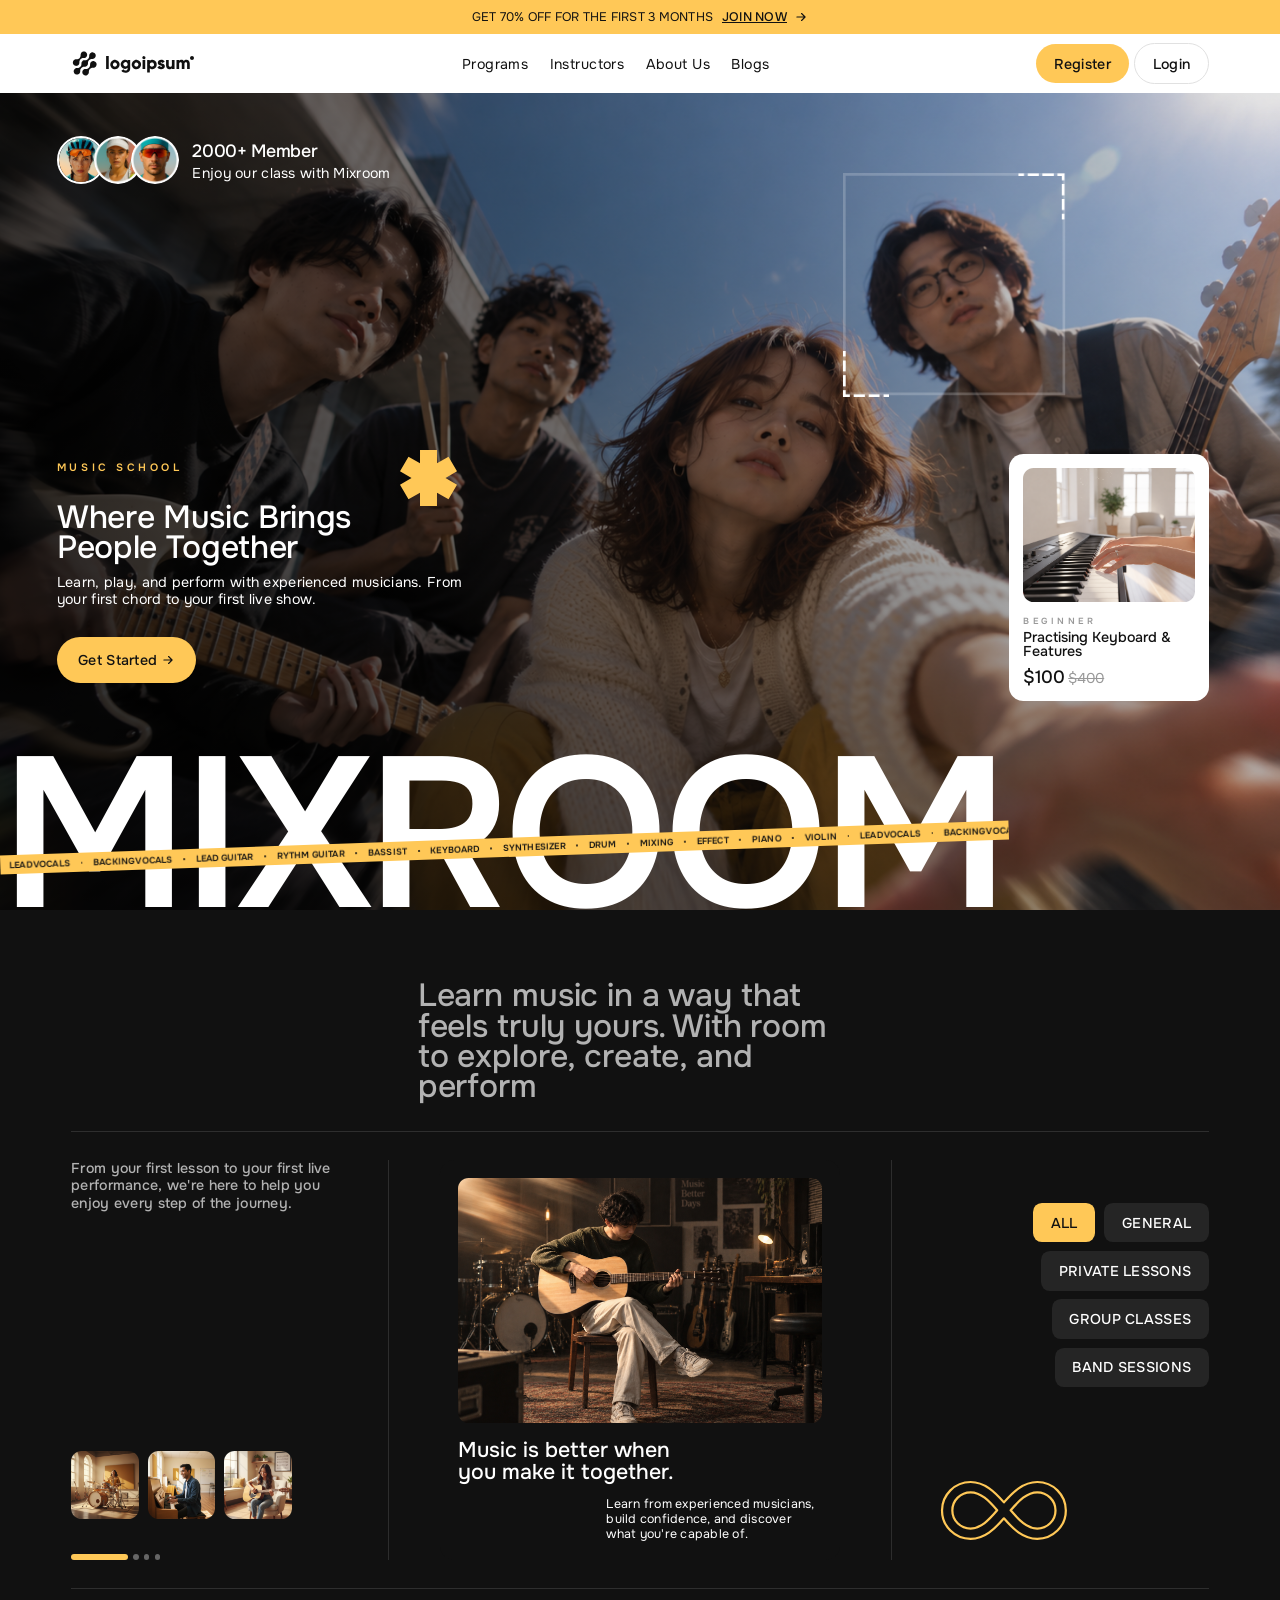
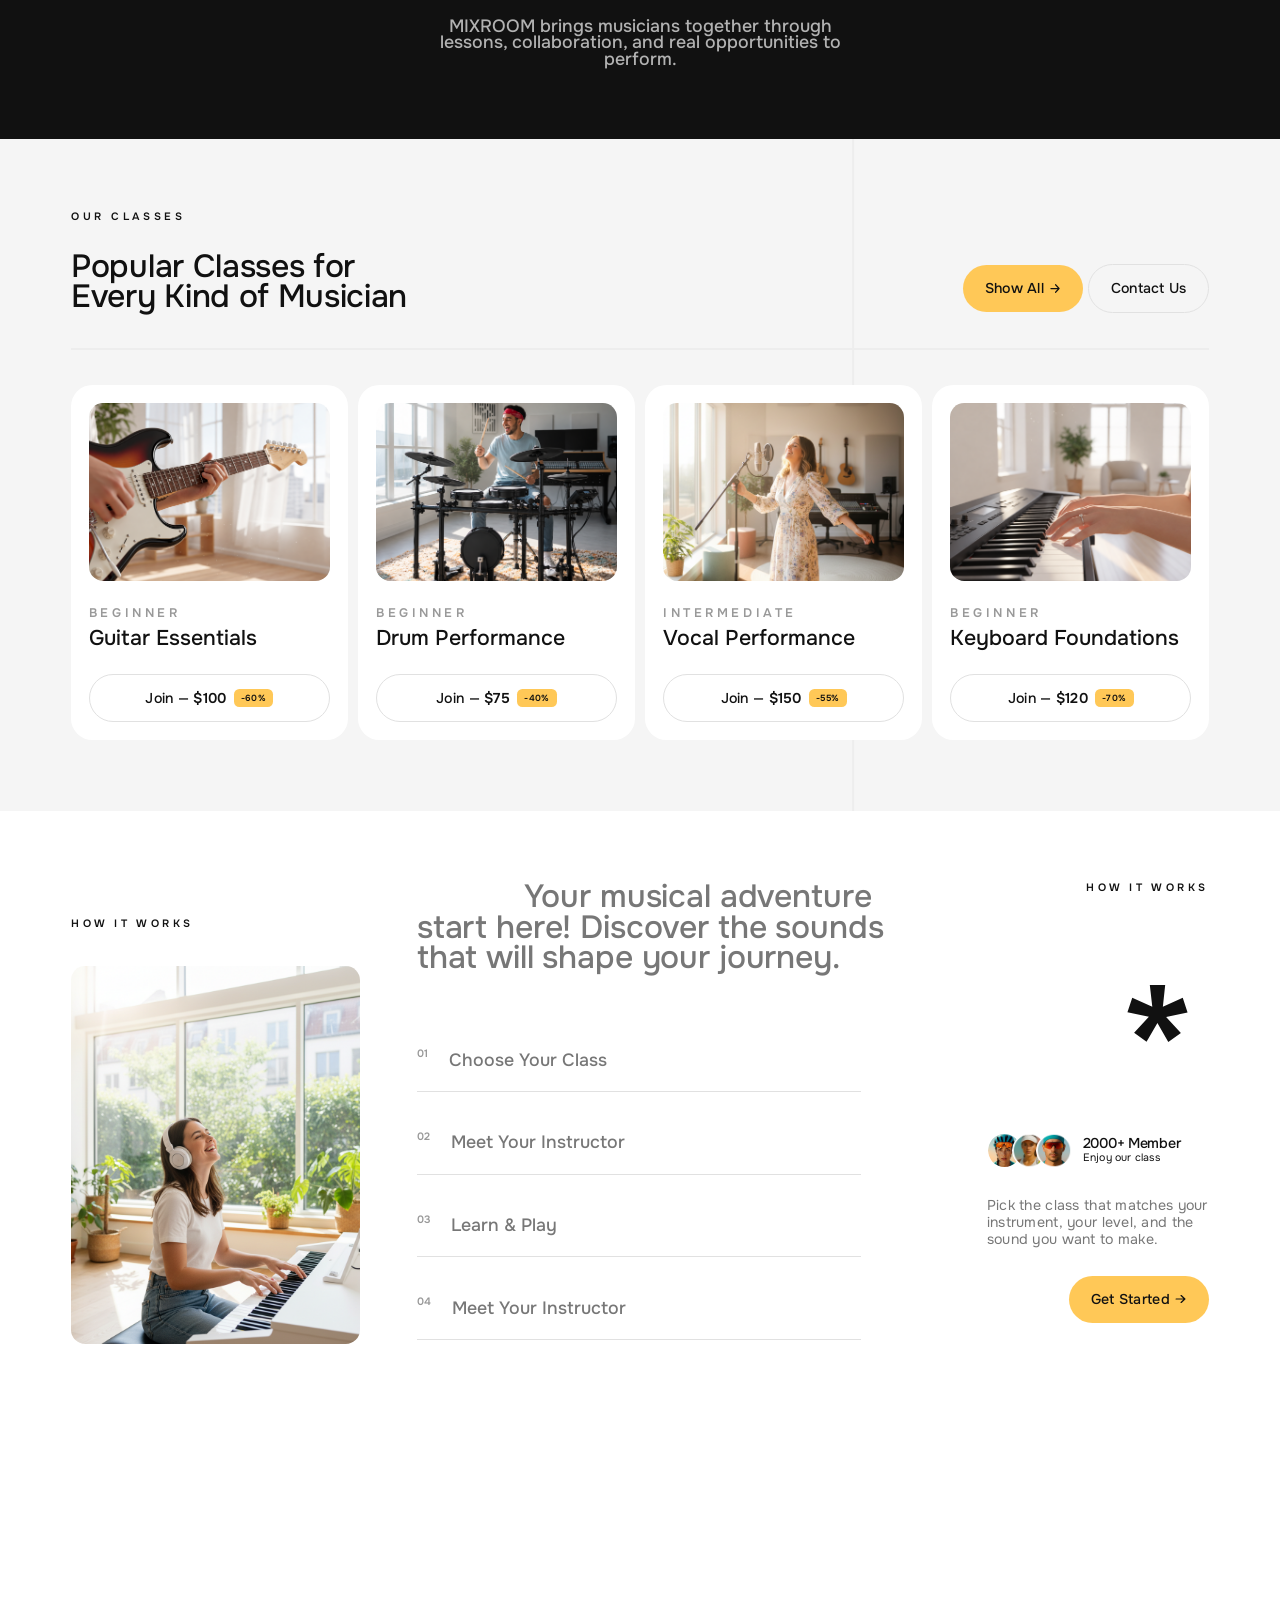
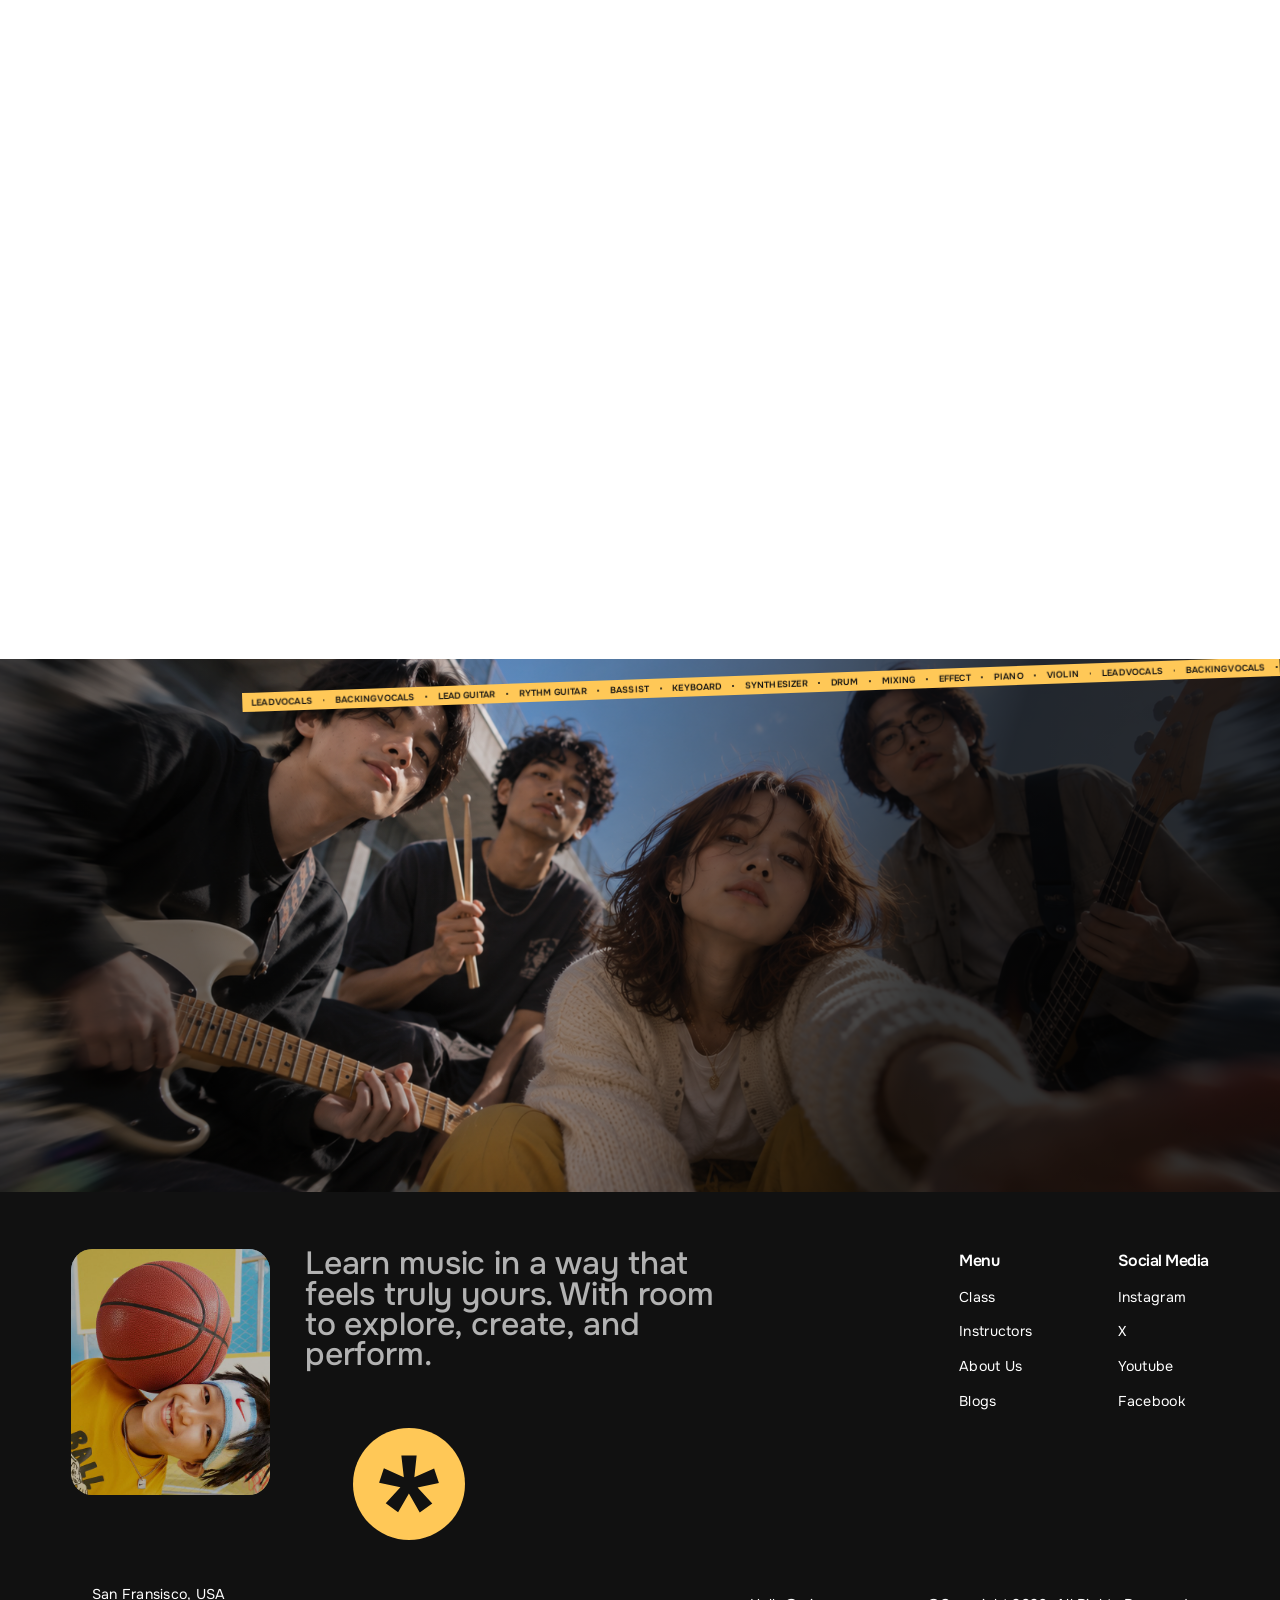
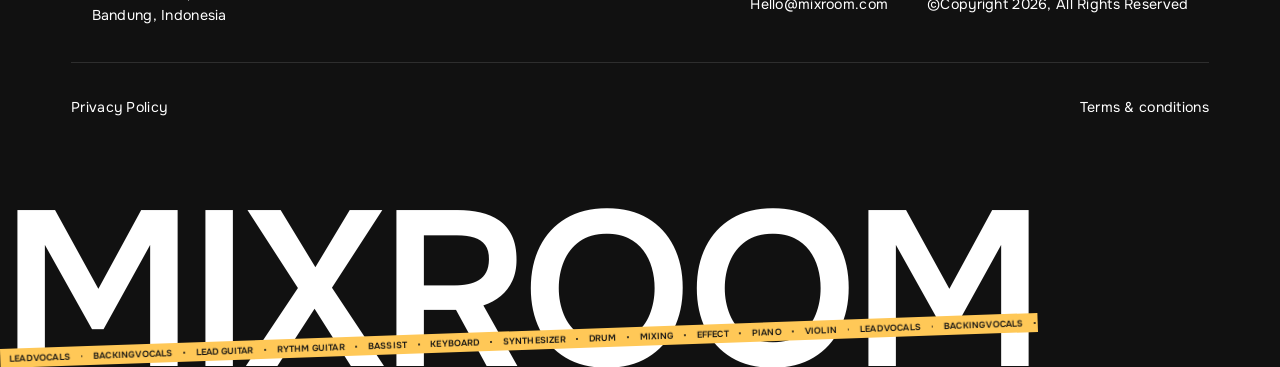
<file: index.html>
<!DOCTYPE html>
<html lang="en">
<head>
<meta charset="UTF-8" />
<meta name="viewport" content="width=device-width, initial-scale=1.0" />
<link rel="icon" type="image/svg+xml" href="assets/favicon.svg" />
<title>Mixroom</title>
<meta name="description" content="Mixroom — Where Music Brings People Together. Learn, play, and perform with experienced musicians." />
<link rel="preconnect" href="https://fonts.googleapis.com" />
<link rel="preconnect" href="https://fonts.gstatic.com" crossorigin />
<link href="https://fonts.googleapis.com/css2?family=Onest:wght@100..900&display=swap" rel="stylesheet" />
<link rel="stylesheet" href="styles.css" />
</head>
<body>
<div id="stage"><div id="scaler">
<div class="page">

  <!-- TOPBAR -->
  <div class="topbar">
    <p class="t">GET 70% OFF FOR THE FIRST 3 MONTHS</p>
    <div class="join">
      <a href="#">JOIN NOW</a>
      <img class="ic16" src="assets/arrow-right.svg" alt="" />
    </div>
  </div>

  <!-- NAV -->
  <div class="nav">
    <div class="nav-in">
      <img class="nav-logo" src="assets/logo.svg" alt="Mixroom" />
      <nav class="nav-links">
        <a href="program.html">Programs</a><a href="#">Instructors</a><a href="#">About Us</a><a href="blogs.html">Blogs</a>
      </nav>
      <div class="nav-cta">
        <div class="pill yellow">Register</div>
        <div class="pill ghost">Login</div>
      </div>
    </div>
  </div>

  <!-- HERO -->
  <div class="hero">
    <div class="bg"><img src="assets/hero-band.png" alt="" /><div class="grad"></div></div>

    <div class="membership anim-mem">
      <div class="avatars">
        <div class="a b"><img src="assets/ellipse-1548.png" alt=""/></div>
        <div class="a o"><img src="assets/ellipse-1549.png" alt=""/></div>
        <div class="a"><img src="assets/ellipse-1550.png" alt=""/></div>
      </div>
      <div class="mtexts">
        <div class="mc">2000+ Member</div>
        <div class="md">Enjoy our class with Mixroom</div>
      </div>
    </div>

    <svg class="deco-square" width="250" height="250" viewBox="0 0 250 250" fill="none" aria-hidden="true">
      <rect class="draw-rect" x="1.5" y="1.5" width="247" height="247" stroke="#ffffff" stroke-opacity="0.2" stroke-width="3"/>
    </svg>
    <div class="deco-br"><img src="assets/rect-34624747.png" alt=""/></div>
    <div class="deco-tr"><img src="assets/rect-34624748.png" alt=""/></div>

    <div class="hero-copy">
      <div class="eyebrow anim d1">MUSIC SCHOOL</div>
      <div class="ttl">
        <h1 class="anim d2">Where Music Brings<br>People Together</h1>
        <p class="sub anim d3">Learn, play, and perform with experienced musicians. From<br>your first chord to your first live show.</p>
      </div>
      <a class="btn yellow anim d4" href="#">Get Started <img class="ic16" src="assets/arrow-right.svg" alt=""/></a>
    </div>

    <div class="hero-card anim-card">
      <div class="img"><img src="assets/home-cls-keyboard.png" alt=""/></div>
      <div>
        <div class="lvl">BEGINNER</div>
        <div class="nm">Practising Keyboard &amp; Features</div>
        <div class="price"><span class="now">$100</span><span class="was">$400</span></div>
      </div>
    </div>

    <div class="hero-aster"><img src="assets/asterisk2.svg" alt="" style="width:100%;height:100%"/></div>

    <div class="bigword anim-word">MIXROOM</div>
    <div class="marquee-wrap"><div class="rot"><div class="marquee"><div class="mtrack" data-marquee></div></div></div></div>
  </div>

  <!-- LEARN (dark) -->
  <div class="learn reveal">
    <h2>Learn music in a way that feels truly yours. <span class="muted">With room to explore, create, and perform</span></h2>
    <div class="hr-dark"></div>
    <div class="learn-grid">
      <div class="lg-col">
        <div class="top">From your first lesson to your first live performance, we're here to help you enjoy every step of the journey.</div>
        <div class="lg-bottom">
          <div class="thumbs">
            <div class="t"><img src="assets/home-learn-2.png" alt=""/></div>
            <div class="t"><img src="assets/home-learn-3.png" alt=""/></div>
            <div class="t"><img src="assets/home-learn-4.png" alt=""/></div>
          </div>
          <div class="dots learn-dots"></div>
        </div>
      </div>
      <div class="vr-dark"></div>
      <div class="learn-card">
        <div class="img learn-imgwrap">
          <img src="assets/home-learn-1.png" alt="" class="learn-slide"/>
          <img src="assets/home-learn-1.png" alt="" class="learn-slide learn-slide-b"/>
        </div>
        <div style="display:flex;flex-direction:column;gap:16px;width:100%">
          <h3>Music is better when you make it together.</h3>
          <div class="row"><p>Learn from experienced musicians, build confidence, and discover what you're capable of.</p></div>
        </div>
      </div>
      <div class="vr-dark"></div>
      <div class="lg-col pills">
        <div class="pill-wrap">
          <div class="cat on">ALL</div>
          <div class="cat off">GENERAL</div>
          <div class="cat off">PRIVATE LESSONS</div>
          <div class="cat off">GROUP CLASSES</div>
          <div class="cat off">BAND SESSIONS</div>
        </div>
        <div class="infinity">
          <svg viewBox="0 0 139.327 64" fill="none" aria-hidden="true" style="width:100%;height:100%;overflow:visible">
            <path class="draw-inf" d="M107.155 64C91.3003 64 80.0612 52.945 69.6637 40.8541C59.1796 53.0192 47.9751 64 32.173 64C14.432 64 0 49.6447 0 32C0 14.3553 14.432 0 32.173 0C48.0328 0 59.6146 11.2816 69.6637 22.9069C79.7072 11.2935 91.3003 0 107.155 0C124.897 0 139.327 14.3553 139.327 32C139.327 49.6447 124.889 64 107.155 64ZM77.2746 31.8833C86.6849 42.9208 95.782 52.3633 107.155 52.3633C118.493 52.3633 127.717 43.2351 127.717 32.0057C127.717 20.7824 118.493 11.6486 107.155 11.6486C95.6137 11.6429 86.5223 21.0328 77.2746 31.8833ZM32.173 11.6429C20.8352 11.6429 11.6106 20.7762 11.6106 32C11.6106 43.2295 20.8352 52.3571 32.173 52.3571C43.6038 52.3571 52.7298 42.8319 62.0528 31.872C52.7938 21.0328 43.708 11.6429 32.173 11.6429Z" fill="#FFC857" stroke="#FFC857" stroke-width="2.5" style="fill-opacity:0"/>
          </svg>
        </div>
      </div>
    </div>
    <div class="hr-dark"></div>
    <div class="tag">MIXROOM brings musicians together through lessons, collaboration, and real opportunities to perform.</div>
  </div>

  <!-- CLASSES (grey) -->
  <div class="classes">
    <div class="vline"></div>
    <div class="sec-head">
      <div class="l">
        <div class="kicker">OUR CLASSES</div>
        <div class="sec-title" style="width:386.749px">Popular Classes for Every Kind of Musician</div>
      </div>
      <div class="r" style="display:flex;gap:6px;align-items:center">
        <a class="btn yellow" href="program.html">Show All <img class="ic16" src="assets/arrow-right.svg" alt=""/></a>
        <a class="btn ghost" href="program.html" style="border-width:1.49px">Contact Us</a>
      </div>
    </div>
    <div class="hr-light"></div>
    <div class="cards" id="class-cards"></div>
  </div>

  <!-- HOW IT WORKS (pinned: scroll drives its content to completion before moving on) -->
  <div class="how-pin" id="how-pin">
   <div class="how-sticky">
    <div class="how">
    <div class="how-in">
      <div class="how-left">
        <div class="how-a">
          <div class="kicker">HOW IT WORKS</div>
          <div class="img"><img src="assets/home-howitworks.png" alt=""/></div>
        </div>
        <div class="how-b">
          <h2>Your musical adventure start here! <span class="muted">Discover the sounds that will shape your journey.</span></h2>
          <div class="steps">
            <div class="step" data-desc="Pick the class that matches your instrument, your level, and the sound you want to make."><span class="num">01</span><span class="lbl">Choose Your Class</span><img class="steparrow" src="assets/arrow-down-right.svg" alt=""/></div>
            <div class="step" data-desc="Get paired with an experienced musician who guides your progress every step of the way."><span class="num">02</span><span class="lbl">Meet Your Instructor</span><img class="steparrow" src="assets/arrow-down-right.svg" alt=""/></div>
            <div class="step" data-desc="Build your skills through practical lessons, guided practice, and songs you actually enjoy."><span class="num">03</span><span class="lbl">Learn &amp; Play</span><img class="steparrow" src="assets/arrow-down-right.svg" alt=""/></div>
            <div class="step" data-desc="Get paired with an experienced musician who guides your progress every step of the way."><span class="num">04</span><span class="lbl">Meet Your Instructor</span><img class="steparrow" src="assets/arrow-down-right.svg" alt=""/></div>
          </div>
        </div>
      </div>
      <div class="how-right">
        <div class="kicker">HOW IT WORKS</div>
        <div class="how-mark"><img src="assets/logo-mark.svg" alt="" style="width:100%;height:100%"/></div>
        <div class="how-r-b">
          <div class="how-mem">
            <div class="mem-row">
              <div class="mem-av">
                <div class="a b"><img src="assets/ellipse-1551.png" alt=""/></div>
                <div class="a o"><img src="assets/ellipse-1552.png" alt=""/></div>
                <div class="a"><img src="assets/ellipse-1553.png" alt=""/></div>
              </div>
              <div class="mem-tx"><div class="c">2000+ Member</div><div class="d">Enjoy our class</div></div>
            </div>
            <div class="p" id="how-desc">Pick the class that matches your instrument, your level, and the sound you want to make.</div>
          </div>
          <a class="btn yellow" href="#">Get Started <img class="ic16" src="assets/arrow-right.svg" alt=""/></a>
        </div>
      </div>
    </div>
    </div>
   </div>
  </div>

  <!-- SHOWCASE -->
  <div class="show reveal">
    <div class="show-head">
      <div class="l">
        <div class="kicker">SHOWCASE</div>
        <div class="sec-title">Watch Them Find Their Sound</div>
      </div>
      <div class="r">
        <div class="yearcirc"><img src="assets/showcase-circle.png" alt=""/><div class="yr">&lsquo;26</div></div>
        <div class="social-col">
          <div class="social-h"><span class="t">Our Social Media</span><img class="a" src="assets/arrow-down-right2.svg" alt=""/></div>
          <div class="social-ic">
            <div class="sic"><img src="assets/ic-instagram.svg" alt=""/></div>
            <div class="sic"><img src="assets/ic-tiktok.svg" alt=""/></div>
            <div class="sic fb"><img src="assets/ic-facebook.svg" alt=""/></div>
            <div class="sic yt"><img src="assets/ic-youtube.svg" alt=""/></div>
          </div>
        </div>
      </div>
    </div>
    <div class="gallery">
      <div class="vmarq"><div class="rot"><div class="marquee"><div class="mtrack" data-marquee></div></div></div></div>
      <div class="gal-right">
        <div class="gal-in">
          <div class="gal-clip">
            <div class="gal-imgs" id="gal-imgs"></div>
          </div>
          <div class="gal-ctrls">
            <div class="left">
              <div class="arrbtn" id="gal-prev" aria-label="Previous"><img src="assets/arrow-right1.svg" alt=""/></div>
              <div class="arrbtn" id="gal-next" aria-label="Next"><img src="assets/arrow-right2.svg" alt=""/></div>
            </div>
            <div class="gal-aster"><div class="rot"><img src="assets/asterisk3.svg" alt=""/></div></div>
          </div>
        </div>
      </div>
    </div>
  </div>

  <!-- BLOGS -->
  <div class="blogs reveal">
    <div class="blogs-head">
      <div class="l">
        <div class="kicker">BLOGS</div>
        <div class="sec-title">Ideas, Stories, and Sounds Worth Sharing</div>
      </div>
      <div class="r">
        <a class="btn yellow" href="blogs.html">View All <img class="ic16" src="assets/arrow-right.svg" alt=""/></a>
        <div class="btn round" id="blog-prev" aria-label="Previous"><img src="assets/arrow-right3.svg" alt="" style="width:19px;height:19px"/></div>
        <div class="btn round" id="blog-next" aria-label="Next"><img src="assets/arrow-right4.svg" alt="" style="width:19px;height:19px"/></div>
      </div>
    </div>
    <div class="blogs-body">
      <div class="intro">Discover practical tips, musician stories, and fresh perspectives to help you learn, play, and enjoy music even more.</div>
      <div class="blog-cards" id="blog-cards"></div>
    </div>
    <div class="dots blog-dots"></div>
  </div>

  <!-- CTA -->
  <div class="cta">
    <div class="bg"><img src="assets/hero-band.png" alt=""/><div class="grad"></div></div>
    <div class="bigword">MIXROOM</div>
    <div class="marquee-wrap"><div class="rot"><div class="marquee"><div class="mtrack" data-marquee></div></div></div></div>
    <div class="cta-content">
      <div class="cta-row">
        <div class="eyebrow anim-c d1">MUSIC SCHOOL</div>
        <div class="r">
          <div class="h anim-c d2"><h2>Ready to turn your passion for music into something you can truly play</h2></div>
          <a class="btn yellow anim-c d3" href="#">Get Started <img class="ic16" src="assets/arrow-right.svg" alt=""/></a>
        </div>
      </div>
      <p class="cta-note anim-c d4">Whether you're picking up an instrument for the first time or ready to take the stage, there's a place for you at MIXROOM.</p>
    </div>
  </div>

  <!-- FOOTER -->
  <div class="footer">
    <div class="impact">
      <div class="impact-l">
        <div class="impact-card"><img src="assets/impact-card.png" alt=""/><div class="ov"></div></div>
        <div class="impact-title" id="impact-title">Learn music in a way that feels truly yours. <span class="muted">With room to explore, create, and perform.</span></div>
      </div>
      <div class="menus">
        <div class="mcol">
          <div class="h">Menu</div>
          <a href="#">Class</a><a href="#">Instructors</a><a href="#">About Us</a><a href="#">Blogs</a>
        </div>
        <div class="mcol">
          <div class="h">Social Media</div>
          <a href="#">Instagram</a><a href="#">X</a><a href="#">Youtube</a><a href="#">Facebook</a>
        </div>
      </div>
    </div>

    <div class="foot-logo"><img src="assets/logo-mark-big.svg" alt="" style="width:100%;height:100%"/></div>

    <div class="foot-content">
      <div class="foot-row">
        <div><p>San Fransisco, USA</p><p>Bandung, Indonesia</p></div>
        <div class="info">
          <p>Hello@mixroom.com</p>
          <p>©Copyright 2026, All Rights Reserved</p>
        </div>
      </div>
      <div class="foot-div">
        <div class="line"></div>
        <div class="foot-links"><p>Privacy Policy</p><p>Terms &amp; conditions</p></div>
      </div>
    </div>

    <div class="foot-big">
      <div class="word">MIXROOM</div>
      <div class="marquee-wrap"><div class="rot"><div class="marquee"><div class="mtrack" data-marquee></div></div></div></div>
    </div>
  </div>

</div>
</div></div>

<script src="app.js"></script>
</body>
</html>
</file>
<file: styles.css>
:root{
    --yellow:#ffc857;
    --ink:#111111;
    --f:'Onest', -apple-system, system-ui, sans-serif;
  }
  *{margin:0;padding:0;box-sizing:border-box;}
  html{-webkit-font-smoothing:antialiased;overflow-x:hidden;}
  html,body{background:#111;}
  body{font-family:var(--f);color:var(--ink);}
  img{display:block;}
  p{margin:0;}

  /* ---- responsive scale via zoom (keeps position:sticky working); off-screen sections are skipped for smooth scroll ---- */
  #stage{width:100%;}
  #scaler{width:1440px;}
  /* skip painting whole sections while they're off-screen (major scroll-perf win) */
  .learn,.show,.blogs{content-visibility:auto;}
  .learn{contain-intrinsic-size:auto 878px;}
  .show{contain-intrinsic-size:auto 849px;}
  .blogs{contain-intrinsic-size:auto 521px;}
  /* how-it-works pin: section stays put while scroll drives its content */
  .how-pin{position:relative;background:#fff;}
  .how-sticky{position:sticky;top:0;overflow:hidden;}

  .page{width:1440px;background:#fff;display:flex;flex-direction:column;align-items:flex-start;}

  /* Desktop-1 frame: exactly 1440x1024 like Figma; hero fills remaining height */
  .desktop1{background:#fff;width:1440px;height:1024px;overflow:hidden;display:flex;flex-direction:column;align-items:flex-start;}

  .reg{font-weight:400;}
  .med{font-weight:500;}
  .semi{font-weight:600;}
  .bold{font-weight:700;}

  .btn{display:inline-flex;align-items:center;justify-content:center;gap:4px;border-radius:40px;cursor:pointer;
       font-weight:500;font-size:16px;letter-spacing:.32px;color:var(--ink);white-space:nowrap;text-decoration:none;}
  .btn.yellow{background:var(--yellow);padding:16px 24px;}
  .btn.ghost{border:1px solid #e1e1e1;padding:16px 24px;color:var(--ink);}
  .btn.round{padding:16px;border:1px solid #e1e1e1;border-radius:40px;}
  .ic16{width:16px;height:16px;flex:none;}
  .ic{display:block;}

  /* ===================== TOPBAR ===================== */
  .topbar{background:var(--yellow);display:flex;gap:10px;align-items:center;justify-content:center;padding:10px;width:1440px;}
  .topbar .t{font-size:14px;letter-spacing:.28px;color:var(--ink);white-space:nowrap;font-weight:400;}
  .topbar .join{display:flex;gap:8px;align-items:center;}
  .topbar .join a{font-weight:500;font-size:14px;letter-spacing:.28px;color:var(--ink);text-decoration:underline;text-underline-position:from-font;}

  /* ===================== NAV ===================== */
  .nav{background:#fff;display:flex;align-items:center;justify-content:center;padding:12px 80px;width:1440px;position:sticky;top:0;z-index:50;transition:box-shadow .25s ease;}
  .nav.nav-stuck{box-shadow:0 6px 24px rgba(0,0,0,.08);}
  .nav-in{display:flex;height:43px;align-items:center;justify-content:space-between;width:1280px;}
  .nav-logo{height:30px;width:140px;}
  .nav-links{display:flex;gap:24px;align-items:center;font-weight:400;font-size:16px;letter-spacing:.48px;color:var(--ink);white-space:nowrap;}
  .nav-links a{color:var(--ink);text-decoration:none;}
  .nav-cta{display:flex;gap:6px;align-items:center;}
  .pill{display:flex;flex-direction:column;align-items:center;justify-content:center;padding:12px 20px;border-radius:40px;font-weight:500;font-size:16px;letter-spacing:.32px;color:var(--ink);white-space:nowrap;cursor:pointer;}
  .pill.yellow{background:var(--yellow);}
  .pill.ghost{border:1px solid #e1e1e1;}

  /* ===================== HERO ===================== */
  .hero{position:relative;width:1440px;height:919px;overflow:hidden;}
  .hero .bg{position:absolute;inset:0;pointer-events:none;}
  .hero .bg img{position:absolute;inset:0;width:100%;height:100%;object-fit:cover;}
  .hero .bg .grad{position:absolute;inset:0;background:linear-gradient(59.224deg, rgba(0,0,0,.8) 15.486%, rgba(0,0,0,.08) 98.535%);}

  .hero-copy{position:absolute;left:64px;top:414px;width:529px;display:flex;flex-direction:column;gap:32px;align-items:flex-start;}
  .eyebrow{font-weight:600;font-size:12px;letter-spacing:4px;color:var(--yellow);white-space:nowrap;}
  .hero-copy .ttl{display:flex;flex-direction:column;gap:12px;color:#fff;}
  .hero-copy h1{font-weight:500;font-size:36px;letter-spacing:-.36px;line-height:.95;width:auto;white-space:nowrap;}
  .hero-copy .sub{font-weight:400;font-size:16px;letter-spacing:.32px;line-height:1.2;width:auto;white-space:nowrap;}

  .membership{position:absolute;left:64px;top:48px;display:flex;gap:14.913px;align-items:center;}
  .avatars{display:flex;align-items:center;}
  .avatars .a{width:54px;height:54px;border-radius:70px;overflow:hidden;display:flex;align-items:center;justify-content:center;}
  .avatars .a img{width:100%;height:100%;object-fit:cover;}
  .avatars .a.b{border:3px solid #fff;margin-right:-12.201px;}
  .avatars .a.o{margin-right:-12.201px;}
  .mtexts{display:flex;flex-direction:column;align-items:flex-start;}
  .mtexts .mc{font-weight:500;font-size:20px;letter-spacing:-.4px;line-height:1.5;color:#fff;}
  .mtexts .md{font-weight:400;font-size:16px;letter-spacing:.32px;line-height:1.2;color:#fff;}

  .deco-square{position:absolute;left:948.31px;top:90px;width:250px;height:250px;overflow:visible;}
  .draw-rect{stroke-dasharray:988;stroke-dashoffset:988;}
  .play .draw-rect{animation:draw988 1.5s cubic-bezier(.6,.02,.2,1) .55s forwards;}
  @keyframes draw988{to{stroke-dashoffset:0;}}
  .deco-br{position:absolute;left:948.31px;top:290px;width:50px;height:50px;opacity:0;}
  .deco-tr{position:absolute;left:1146.94px;top:91.53px;width:50px;height:50px;transform:rotate(180deg);opacity:0;}
  .play .deco-br,.play .deco-tr{animation:fadeIn .7s ease 1.5s forwards;}
  .deco-br img,.deco-tr img{width:51.5px;height:51.5px;}

  .hero-card{position:absolute;left:1135px;top:406px;width:225px;background:#fff;border-radius:16px;padding:16px;display:flex;flex-direction:column;gap:16px;align-items:flex-start;}
  .hero-card .img{height:150px;width:100%;border-radius:12px;overflow:hidden;}
  .hero-card .img img{width:100%;height:100%;object-fit:cover;}
  .hero-card .lvl{font-weight:600;font-size:10px;letter-spacing:4px;color:#999;text-transform:uppercase;line-height:1.2;}
  .hero-card .nm{font-weight:500;font-size:16px;color:var(--ink);line-height:1;margin-top:4px;}
  .hero-card .price{display:flex;gap:4px;align-items:baseline;white-space:nowrap;margin-top:12px;}
  .hero-card .price .now{font-weight:500;font-size:20px;letter-spacing:-.4px;color:var(--ink);line-height:1;}
  .hero-card .price .was{font-weight:400;font-size:16px;color:#999;line-height:1;text-decoration:line-through;}

  .hero-aster{position:absolute;left:450.51px;top:401.12px;width:64px;height:62.877px;}

  /* Big MIXROOM word + marquee */
  .bigword{position:absolute;font-weight:600;color:#fff;font-size:250px;letter-spacing:-7.5px;line-height:1;white-space:nowrap;}
  .hero .bigword{left:0;bottom:-37px;font-size:240px;}
  .marquee{background:var(--yellow);overflow:hidden;padding:4px 10px;width:1168px;height:100%;display:flex;align-items:center;}
  .mtrack{display:flex;gap:12px;align-items:center;width:max-content;will-change:transform;animation:marquee-scroll 100s linear infinite;}
  .marquee p{font-weight:600;font-size:10px;letter-spacing:.2px;color:var(--ink);white-space:nowrap;}
  .marquee .d{width:2px;height:2px;flex:none;}
  @keyframes marquee-scroll{from{transform:translateX(0);}to{transform:translateX(-50%);}}
  .hero .marquee-wrap{position:absolute;left:0;top:817.63px;width:1135px;height:61.75px;display:flex;align-items:center;justify-content:center;}
  .hero .marquee{width:1135px;}
  .marquee-wrap .rot{transform:rotate(-2deg);}

  /* ===================== SECTION: LEARN (dark) ===================== */
  .learn{background:#111;display:flex;flex-direction:column;gap:32px;align-items:center;justify-content:center;padding:80px;width:1440px;}
  .learn h2{font-weight:500;font-size:36px;letter-spacing:-.16px;color:#fff;width:500px;line-height:.95;}
  .learn h2 .muted{color:#b2b2b2;}
  .hr-dark{height:1px;width:100%;background:rgba(255,255,255,.12);}
  .learn-grid{display:flex;align-items:stretch;justify-content:space-between;width:100%;}
  .lg-col{width:300px;display:flex;flex-direction:column;justify-content:space-between;}
  .lg-col .top{font-weight:500;font-size:16px;letter-spacing:.32px;color:#b2b2b2;line-height:1.2;width:100%;}
  .lg-bottom{display:flex;flex-direction:column;gap:40px;align-items:flex-start;}
  .thumbs{display:flex;gap:10px;align-items:center;}
  .thumbs .t{width:76px;height:76px;border-radius:12px;overflow:hidden;}
  .thumbs .t img{width:100%;height:100%;object-fit:cover;}
  .dots{display:flex;gap:6px;align-items:center;}
  .dots .bar{width:64px;height:6px;border-radius:6px;background:var(--yellow);}
  .dots .dt{width:6px;height:6px;border-radius:6px;}
  .vr-dark{width:1px;align-self:stretch;background:rgba(255,255,255,.12);}
  .learn-card{background:#111;display:flex;flex-direction:column;gap:20px;align-items:flex-start;padding:20px;border-radius:16px;width:450px;}
  .learn-card .img{height:275px;width:100%;border-radius:12px;overflow:hidden;}
  .learn-card .img img{width:100%;height:100%;object-fit:cover;}
  .learn-card h3{font-weight:500;font-size:24px;color:#fff;width:285.56px;line-height:1;}
  .learn-card .row{display:flex;align-items:center;justify-content:flex-end;width:100%;}
  .learn-card .row p{font-weight:400;font-size:14px;letter-spacing:.28px;color:#fff;width:242.855px;line-height:1.2;}
  .lg-col.pills{padding-bottom:24px;}
  .pill-wrap{display:flex;flex-wrap:wrap;gap:10px;align-items:flex-start;justify-content:flex-end;padding-top:48px;width:100%;}
  .cat{display:flex;align-items:center;justify-content:center;padding:12px 20px;border-radius:10px;font-weight:500;font-size:16px;letter-spacing:.32px;white-space:nowrap;}
  .cat.on{background:var(--yellow);color:var(--ink);}
  .cat.off{background:#252525;color:#fff;}
  .infinity{width:139.327px;height:64px;}
  .learn .tag{font-weight:500;font-size:20px;color:#b2b2b2;text-align:center;width:500px;line-height:.95;}

  /* ===================== SECTION: CLASSES (grey) ===================== */
  .classes{background:#f5f5f5;display:flex;flex-direction:column;gap:40px;align-items:flex-start;justify-content:center;padding:80px;width:1440px;position:relative;overflow:hidden;}
  .classes .vline{position:absolute;top:0;left:calc(50% + 240px);transform:translateX(-50%);width:2px;height:755.159px;background:#ededed;z-index:0;}
  .classes .sec-head,.classes .hr-light,.classes .cards{position:relative;z-index:1;}
  .sec-head{display:flex;align-items:flex-end;justify-content:space-between;width:100%;}
  .sec-head .l{display:flex;flex-direction:column;gap:32px;align-items:flex-start;color:var(--ink);}
  .kicker{font-weight:600;font-size:12px;letter-spacing:4px;white-space:nowrap;line-height:1.2;}
  .sec-title{font-weight:500;font-size:36px;letter-spacing:-.36px;line-height:.95;}
  .hr-light{height:2px;width:100%;background:#ededed;}
  .cards{display:flex;gap:12px;align-items:flex-start;width:100%;}
  .card{background:#fff;flex:1 0 0;min-width:0;display:flex;flex-direction:column;gap:28px;align-items:flex-start;padding:20px;border-radius:24px;}
  .card .img{height:200px;width:100%;border-radius:16px;overflow:hidden;}
  .card .img img{width:100%;height:100%;object-fit:cover;}
  .card .meta{display:flex;flex-direction:column;gap:8px;width:100%;}
  .card .lvl{font-weight:600;font-size:14px;letter-spacing:4px;color:#999;text-transform:uppercase;line-height:1.2;}
  .card .nm{font-weight:500;font-size:24px;color:var(--ink);line-height:1;}
  .join-btn{display:flex;gap:8px;align-items:center;justify-content:center;padding:16px 20px;border:1px solid #e1e1e1;border-radius:40px;width:100%;}
  .join-btn .jt{font-weight:500;font-size:16px;letter-spacing:.32px;color:var(--ink);white-space:nowrap;line-height:1.2;}
  .join-btn .jt b{font-weight:600;}
  .badge{background:var(--yellow);display:flex;align-items:center;justify-content:center;padding:4px 8px;border-radius:6px;font-weight:600;font-size:10px;letter-spacing:.4px;color:var(--ink);line-height:1.2;white-space:nowrap;}

  /* ===================== SECTION: HOW IT WORKS (white) ===================== */
  .how{background:#fff;display:flex;flex-direction:column;justify-content:center;padding:80px;width:1440px;overflow:hidden;}
  .how-in{display:flex;align-items:flex-start;justify-content:space-between;width:100%;}
  .how-left{display:flex;gap:64px;align-items:flex-start;}
  .how-a{display:flex;flex-direction:column;gap:40px;align-items:flex-start;padding-top:40px;}
  .how-a .img{width:325px;height:425px;border-radius:16px;overflow:hidden;}
  .how-a .img img{width:100%;height:100%;object-fit:cover;}
  .how-b{display:flex;flex-direction:column;gap:64px;align-items:flex-start;justify-content:center;}
  .how-b h2{font-weight:500;font-size:36px;letter-spacing:-.16px;width:550px;line-height:.95;text-indent:120px;}
  .how-b h2 .muted{color:#777;}
  .steps{display:flex;flex-direction:column;gap:24px;align-items:flex-start;width:100%;}
  .step{display:flex;gap:24px;align-items:center;padding:16px 0;border-bottom:1px solid #e1e1e1;width:500px;white-space:nowrap;transition:width .5s cubic-bezier(.22,.61,.36,1), border-color .5s ease;}
  .step .num{font-weight:600;font-size:12px;letter-spacing:-.12px;color:#999;text-transform:uppercase;line-height:1.2;transition:color .5s ease;align-self:flex-start;padding-top:4px;}
  .step .lbl{font-weight:500;font-size:20px;color:#777;line-height:1;letter-spacing:0;transition:font-size .5s cubic-bezier(.22,.61,.36,1), color .5s ease, letter-spacing .5s ease;}
  .step .steparrow{width:0;height:36px;opacity:0;object-fit:contain;flex:none;transition:width .5s cubic-bezier(.22,.61,.36,1), opacity .45s ease;}
  .step.active{border-bottom:1px solid #111;width:100%;}
  .step.active .num{color:#111;}
  .step.active .lbl{font-size:36px;color:#111;letter-spacing:-.36px;}
  .step.active .steparrow{width:36px;opacity:1;}
  .how-right{display:flex;flex-direction:column;align-items:flex-end;justify-content:space-between;align-self:stretch;width:250px;padding-bottom:24px;}
  .how-mark{width:115.304px;height:64px;}
  .how-r-b{display:flex;flex-direction:column;gap:32px;align-items:flex-end;width:100%;}
  .how-mem{display:flex;flex-direction:column;gap:32px;align-items:flex-start;width:100%;}
  .mem-row{display:flex;gap:12px;align-items:center;width:100%;}
  .mem-av{display:flex;align-items:center;}
  .mem-av .a{width:40px;height:40px;border-radius:52px;overflow:hidden;display:flex;align-items:center;justify-content:center;}
  .mem-av .a img{width:100%;height:100%;object-fit:cover;}
  .mem-av .a.b{border:2.222px solid #fff;margin-right:-12px;}
  .mem-av .a.o{margin-right:-12px;}
  .mem-tx{display:flex;flex-direction:column;align-items:flex-start;color:#111;white-space:nowrap;}
  .mem-tx .c{font-weight:500;font-size:16px;letter-spacing:-.32px;line-height:1.2;}
  .mem-tx .d{font-weight:400;font-size:12px;letter-spacing:.24px;line-height:1.2;}
  .how-mem .p{font-weight:400;font-size:16px;letter-spacing:.32px;color:#777;line-height:1.2;width:100%;}

  /* ===================== SECTION: SHOWCASE (white) ===================== */
  .show{background:#fff;display:flex;flex-direction:column;gap:40px;align-items:flex-start;justify-content:center;padding:64px 80px;width:1440px;}
  .show-head{display:flex;align-items:flex-start;justify-content:space-between;padding-right:24px;width:100%;}
  .show-head .l{display:flex;flex-direction:column;gap:32px;align-items:flex-start;color:#111;}
  .show-head .l .sec-title{width:335.667px;}
  .show-head .r{display:flex;gap:100px;align-items:flex-start;padding-top:40px;}
  .yearcirc{width:300px;height:150px;border-radius:150px;overflow:hidden;position:relative;}
  .yearcirc img{width:100%;height:100%;object-fit:cover;}
  .yearcirc .yr{position:absolute;right:213.72px;bottom:50.19px;transform:translate(100%,50%);font-weight:700;font-size:164.534px;letter-spacing:-1.6453px;color:var(--yellow);line-height:.95;white-space:nowrap;}
  .social-col{display:flex;flex-direction:column;gap:40px;align-items:flex-start;}
  .social-h{display:flex;gap:8px;align-items:center;}
  .social-h .t{font-weight:500;font-size:20px;color:#111;line-height:1;white-space:nowrap;}
  .social-h .a{width:20px;height:20px;flex:none;}
  .social-ic{display:flex;gap:8px;align-items:center;}
  .sic{width:56px;height:56px;flex:none;border:1px solid #e1e1e1;display:flex;align-items:center;justify-content:center;border-radius:40px;box-sizing:border-box;}
  .sic img{width:24px;height:24px;}
  .sic.fb img{width:11.666px;height:24px;}

  .gallery{display:flex;height:491px;align-items:flex-end;justify-content:space-between;padding-left:64px;width:100%;}
  .vmarq{width:21px;height:550px;display:flex;align-items:center;justify-content:center;flex:none;}
  .vmarq .rot{transform:rotate(-90deg);}
  .vmarq .marquee{width:550px;height:21px;}
  .gal-right{flex:1 0 0;min-width:0;display:flex;flex-direction:column;align-items:flex-end;justify-content:center;padding-left:100px;}
  .gal-in{display:flex;flex-direction:column;gap:32px;align-items:flex-start;position:relative;}
  .gal-clip{overflow:hidden;width:100%;}
  .gal-imgs{position:relative;width:1074px;height:400px;}
  .gal-imgs .xlayer{display:flex;gap:12px;align-items:center;}
  .gal-imgs .g{height:400px;border-radius:16px;overflow:hidden;flex:none;}
  .gal-imgs .g img{width:100%;height:100%;object-fit:cover;}
  .gal-imgs .g1{width:300px;}
  .gal-imgs .g2{width:450px;}
  .gal-imgs .g3{width:300px;}
  .gal-ctrls{display:flex;align-items:flex-start;justify-content:space-between;padding-right:40px;width:100%;position:relative;}
  .gal-ctrls .left{display:flex;gap:8px;align-items:flex-start;}
  .arrbtn{border:1px solid #e1e1e1;display:flex;align-items:center;justify-content:center;padding:16px;border-radius:40px;}
  .arrbtn img{width:24px;height:24px;}
  .gal-aster{position:absolute;left:731.65px;top:-137.04px;width:194.647px;height:193.041px;display:flex;align-items:center;justify-content:center;}
  .gal-aster .rot{transform:rotate(19.92deg);}
  .gal-aster .rot img{width:152.679px;height:150px;}

  /* ===================== SECTION: BLOGS (white) ===================== */
  .blogs{background:#fff;display:flex;flex-direction:column;gap:40px;align-items:flex-end;justify-content:center;padding:40px 80px;width:1440px;}
  .blogs-head{display:flex;align-items:flex-end;justify-content:space-between;width:100%;}
  .blogs-head .l{display:flex;flex-direction:column;gap:32px;align-items:flex-start;color:#111;}
  .blogs-head .l .sec-title{width:386.749px;}
  .blogs-head .r{display:flex;gap:6px;align-items:center;justify-content:center;}
  .blogs-body{display:flex;align-items:flex-end;justify-content:space-between;padding-left:60px;width:100%;}
  .blogs-body .intro{font-weight:400;font-size:16px;letter-spacing:.32px;color:#111;width:250px;line-height:1.2;}
  .blog-cards{position:relative;overflow:hidden;width:846px;height:241px;flex:none;}
  .blog-cards .xlayer{display:flex;gap:12px;align-items:stretch;}
  .bcard{background:#f5f5f5;display:flex;gap:28px;align-items:stretch;padding:8px;border-radius:24px;width:593px;flex:none;box-sizing:border-box;text-decoration:none;color:#111;}
  .bcard.mirror{flex-direction:row-reverse;}
  .bcard .content{flex:1;min-width:0;display:flex;flex-direction:column;justify-content:space-between;align-self:stretch;padding:24px 0 24px 24px;}
  .bcard .date{display:flex;gap:10px;align-items:center;}
  .bcard .date .dt{font-weight:500;font-size:24px;color:#111;line-height:1;white-space:nowrap;}
  .bcard .date .sc{width:89.343px;height:24px;transform:scaleY(-1);}
  .bcard .foot{display:flex;flex-direction:column;gap:12px;align-items:flex-start;}
  .bcard .foot .ttl{font-weight:500;font-size:20px;color:#111;width:300px;line-height:1;}
  .bcard .thumb{width:225px;height:225px;border-radius:16px;overflow:hidden;flex:none;}
  .bcard .thumb img{width:100%;height:100%;object-fit:cover;}

  /* ===================== SECTION: CTA (image) ===================== */
  .cta{position:relative;width:1440px;height:600px;overflow:hidden;}
  .cta .bg{position:absolute;inset:0;pointer-events:none;}
  .cta .bg img{position:absolute;inset:0;width:100%;height:100%;object-fit:cover;}
  .cta .bg .grad{position:absolute;inset:0;background:
      linear-gradient(70.61deg, rgba(0,0,0,.5) 18.96%, rgba(0,0,0,0) 36.35%),
      linear-gradient(-72.7deg, rgba(0,0,0,.8) 28.148%, rgba(0,0,0,.08) 63.225%);}
  .cta .bigword{left:271.99px;top:-80px;line-height:1.2;}
  .cta .marquee-wrap{position:absolute;left:271.98px;top:-2.37px;width:1168.021px;height:61.75px;display:flex;align-items:center;justify-content:center;}
  .cta-content{position:absolute;left:50%;transform:translateX(-50%);top:176.5px;width:1280px;display:flex;flex-direction:column;gap:40px;align-items:flex-start;}
  .cta-row{display:flex;align-items:flex-start;justify-content:space-between;width:100%;}
  .cta-row .r{display:flex;flex-direction:column;gap:32px;align-items:flex-start;width:450px;}
  .cta-row .r .h{padding-top:40px;width:100%;}
  .cta-row .r h2{font-weight:500;font-size:36px;letter-spacing:-.36px;color:#fff;line-height:.95;width:100%;}
  .cta-note{font-weight:500;font-size:18px;letter-spacing:.36px;color:#fff;width:320px;line-height:1.2;}

  /* ===================== FOOTER ===================== */
  .footer{background:#111;width:1440px;position:relative;height:871px;overflow:hidden;}
  .impact{position:absolute;left:0;top:64px;width:1440px;display:flex;align-items:flex-start;justify-content:space-between;padding:0 80px;}
  .impact-l{display:flex;gap:39px;align-items:flex-start;}
  .impact-card{width:224px;height:276px;border-radius:24px;position:relative;overflow:hidden;}
  .impact-card img{position:absolute;height:166.14%;left:-29.1%;top:-5.29%;width:149.09%;max-width:none;}
  .impact-card .ov{position:absolute;inset:0;background:rgba(0,0,0,.24);border-radius:24px;}
  .impact-title{width:500px;font-weight:500;font-size:36px;letter-spacing:-.16px;color:#fff;line-height:.95;}
  .impact-title .muted{color:#b2b2b2;}
  .menus{display:flex;gap:96px;align-items:center;color:#fff;}
  .mcol{display:flex;flex-direction:column;gap:15px;align-items:flex-start;}
  .mcol .h{font-weight:600;font-size:18px;letter-spacing:-.54px;line-height:1.5;}
  .mcol a{font-weight:400;font-size:16px;letter-spacing:.32px;line-height:1.5;color:#fff;text-decoration:none;white-space:nowrap;}
  .foot-logo{position:absolute;left:397.63px;top:265px;width:126px;height:126px;}
  .foot-content{position:absolute;left:0;top:440px;width:1440px;display:flex;flex-direction:column;gap:40px;align-items:center;padding:0 80px;}
  .foot-row{display:flex;align-items:center;justify-content:space-between;width:1234px;font-weight:400;font-size:16px;letter-spacing:.32px;color:#fff;white-space:nowrap;}
  .foot-row .info{display:flex;gap:44px;align-items:center;}
  .foot-row p{line-height:1.5;}
  .foot-div{display:flex;flex-direction:column;gap:40px;align-items:flex-start;width:100%;}
  .foot-div .line{height:1px;width:100%;background:rgba(255,255,255,.12);}
  .foot-links{display:flex;align-items:flex-start;justify-content:space-between;width:100%;font-weight:400;font-size:16px;letter-spacing:.32px;color:#fff;white-space:nowrap;}
  .foot-big{position:absolute;left:0;top:692px;width:1168.021px;height:179px;overflow:visible;}
  .foot-big .word{position:relative;top:-28px;font-weight:600;font-size:248px;line-height:1;color:#fff;letter-spacing:-7.5px;white-space:nowrap;}
  .foot-big .marquee-wrap{position:absolute;left:0;top:118.39px;width:1168.021px;height:61.75px;display:flex;align-items:center;justify-content:center;}

  /* ===================== ANIMATIONS ===================== */
  @keyframes fadeUp{from{opacity:0;transform:translateY(24px);}to{opacity:1;transform:translateY(0);}}
  @keyframes fadeInRight{from{opacity:0;transform:translateX(40px);}to{opacity:1;transform:translateX(0);}}
  @keyframes fadeIn{from{opacity:0;}to{opacity:1;}}
  @keyframes spin{to{transform:rotate(360deg);}}
  @keyframes floaty{0%,100%{transform:translateY(0);}50%{transform:translateY(-8px);}}

  /* hero entrance (plays on load) */
  .anim{opacity:0;}
  .play .anim{animation:fadeUp .8s cubic-bezier(.22,.61,.36,1) forwards;}
  .play .anim.d1{animation-delay:.05s;}
  .play .anim.d2{animation-delay:.18s;}
  .play .anim.d3{animation-delay:.31s;}
  .play .anim.d4{animation-delay:.44s;}
  .play .anim-mem{animation:fadeUp .8s cubic-bezier(.22,.61,.36,1) .1s forwards;}
  .play .anim-card{opacity:0;animation:fadeInRight .9s cubic-bezier(.22,.61,.36,1) .5s forwards;}
  .play .anim-word{opacity:0;animation:fadeUp 1s cubic-bezier(.22,.61,.36,1) .35s forwards;}

  /* once entrance finishes, drop the animation so hover transforms work */
  .a-done{animation:none !important;opacity:1 !important;}

  /* reveal-on-scroll for later sections */
  .reveal{opacity:0;transform:translateY(28px);transition:opacity .7s cubic-bezier(.22,.61,.36,1), transform .7s cubic-bezier(.22,.61,.36,1);}
  .reveal.in{opacity:1;transform:none;}

  /* class cards: fade + slide-in from left, one by one when visible */
  .creveal{opacity:0;transform:translateX(-48px);transition:opacity .6s cubic-bezier(.22,.61,.36,1), transform .6s cubic-bezier(.22,.61,.36,1);}
  .creveal.in{opacity:1;transform:none;}

  /* CTA entrance (like the hero): stagger fade-up when it scrolls into view */
  .cta .anim-c{opacity:0;transform:translateY(26px);transition:opacity .7s cubic-bezier(.22,.61,.36,1), transform .7s cubic-bezier(.22,.61,.36,1);}
  .cta.in .anim-c{opacity:1;transform:none;}
  .cta.in .anim-c.d1{transition-delay:.06s;}
  .cta.in .anim-c.d2{transition-delay:.2s;}
  .cta.in .anim-c.d3{transition-delay:.34s;}
  .cta.in .anim-c.d4{transition-delay:.48s;}
  .cta .bigword{font-size:250px;opacity:0;transform:translateY(28px);transition:opacity .9s cubic-bezier(.22,.61,.36,1), transform .9s cubic-bezier(.22,.61,.36,1);}
  .cta.in .bigword{opacity:1;transform:none;}

  /* footer big paragraph fills grey -> white automatically on enter */
  .impact-title .fw{color:#b2b2b2;transition:color .3s ease;}

  /* section 2 enter: hero-style staggered reveal of each row top-to-bottom */
  .learn.reveal{opacity:1;transform:none;}                 /* cancel whole-section fade; children stagger instead */
  .learn.reveal > *{opacity:0;transform:translateY(30px);transition:opacity .7s cubic-bezier(.22,.61,.36,1), transform .7s cubic-bezier(.22,.61,.36,1);}
  .learn.reveal.in > *{opacity:1;transform:none;}
  .learn.reveal.in > *:nth-child(1){transition-delay:.05s;}
  .learn.reveal.in > *:nth-child(2){transition-delay:.16s;}
  .learn.reveal.in > *:nth-child(3){transition-delay:.27s;}
  .learn.reveal.in > *:nth-child(4){transition-delay:.38s;}
  .learn.reveal.in > *:nth-child(5){transition-delay:.49s;}

  /* learn section: paragraph fills grey -> white on scroll (word by word) */
  .learn h2 .fw{color:#b2b2b2;transition:color .3s ease;}
  /* how-it-works big paragraph fills grey -> dark on scroll */
  .how-b h2 .fw{color:#777;transition:color .3s ease;}

  /* learn carousel dots */
  .learn-dots .ldot{width:6px;height:6px;border-radius:6px;background:#666;cursor:pointer;transition:width .35s cubic-bezier(.22,.61,.36,1), background .35s ease;}
  .learn-dots .ldot.on{width:64px;background:var(--yellow);}
  .blog-dots .bdot{width:6px;height:6px;border-radius:6px;background:#d1d1d1;cursor:pointer;transition:width .35s cubic-bezier(.22,.61,.36,1), background .35s ease;}
  .blog-dots .bdot.on{width:64px;background:var(--yellow);}
  /* in-place crossfade layers (content swaps without moving position) */
  .xlayer{position:absolute;inset:0;transition:opacity .45s ease;will-change:opacity;}
  .learn-imgwrap{position:relative;}
  .learn-imgwrap .learn-slide{position:absolute;inset:0;width:100%;height:100%;object-fit:cover;transition:opacity .6s ease;}
  .learn-imgwrap .learn-slide-b{opacity:0;}

  /* infinity draws its path in once (not repeating) */
  .draw-inf{transition:stroke-dashoffset 1.5s cubic-bezier(.6,.02,.2,1);}

  /* spinning asterisks + subtle repeating icon pulse */
  .hero-aster{animation:spin 14s linear infinite;}
  .gal-aster .rot{animation:spin 16s linear infinite;}
  .footer .foot-logo{animation:floaty 5s ease-in-out infinite;}
  .how-mark{animation:pulse 2s ease-in-out infinite;transform-origin:center center;}
  @keyframes pulse{0%,100%{transform:scale(1);}50%{transform:scale(1.15) rotate(3deg);}}

  /* interactive hovers (color only — no lift) */
  .btn,.pill,.join-btn,.sic,.arrbtn,.cat,.nav-links a{transition:background-color .22s ease, color .22s ease, border-color .22s ease;cursor:pointer;}
  .btn.yellow:hover,.pill.yellow:hover{background:#eeb43e;}                 /* primary: darken a bit */
  .btn.ghost:hover,.pill.ghost:hover,.sic:hover,.arrbtn:hover{background:var(--yellow);border-color:var(--yellow);color:#111;} /* secondary -> primary */
  .join-btn:hover{border-color:#111;}
  .cat.off:hover{background:#333;}
  .nav-links a:hover{color:#8a6a12;}

  /* image-hover zoom (cards are NOT lifted; only their image zooms) */
  .thumbs .t,.gal-imgs .g,.hero-card .img,.bcard .thumb,.card .img,.learn-card .img,.how-a .img,.avatars .a,.mem-av .a,.impact-card{overflow:hidden;}
  .gal-imgs .g img,.card .img img,.bcard .thumb img,.hero-card .img img,.thumbs .t img,.learn-card .img img,.how-a .img img{transition:transform .5s ease;cursor:pointer;}
  .gal-imgs .g:hover img,.card .img:hover img,.bcard:hover .thumb img,.hero-card .img:hover img,.learn-card .img:hover img,.how-a .img:hover img{transform:scale(1.05);}
  .thumbs .t:hover img{transform:scale(1.08);}
  /* small round images + footer impact card also zoom on hover */
  .avatars .a img,.mem-av .a img{transition:transform .45s ease;cursor:pointer;}
  .avatars .a:hover img,.mem-av .a:hover img{transform:scale(1.15);}
  .impact-card img{transition:transform .6s ease;cursor:pointer;}
  .impact-card:hover img{transform:scale(1.06);}

  /* youtube icon keeps its native 24x16 ratio (was stretched to a square) */
  .sic.yt img{width:24px;height:16px;}


  /* infinity line-forming draw (no shadow) */
  .draw-inf{stroke-linecap:round;stroke-linejoin:round;}

  @media (prefers-reduced-motion: reduce){
    *{animation:none !important;transition:none !important;}
    .anim,.reveal,.anim-card,.anim-word{opacity:1 !important;transform:none !important;}
  }

  /* ===================== PROGRAM PAGE ===================== */
  .prog-head{background:#fff;display:flex;flex-direction:column;align-items:flex-start;justify-content:center;padding:64px 80px;width:1440px;}
  .prog-head-in{display:flex;align-items:flex-end;justify-content:space-between;width:100%;}
  .prog-head .l{display:flex;flex-direction:column;gap:32px;align-items:flex-start;color:#111;}
  .prog-head .sec-title{width:345.939px;}

  .prog-main{background:#fff;display:flex;gap:12px;align-items:flex-start;padding:0 80px 80px;width:1440px;}
  .filters{width:311px;flex:none;display:flex;flex-direction:column;gap:24px;align-items:flex-start;padding-right:40px;box-sizing:border-box;position:sticky;top:24px;}
  .filters .fhead{display:flex;align-items:center;justify-content:space-between;width:100%;}
  .filters .fhead .ft{font-weight:500;font-size:16px;color:#111;letter-spacing:-.32px;}
  .filters .fhead .clr{font-weight:500;font-size:16px;color:#e43636;letter-spacing:.32px;text-decoration:underline;cursor:pointer;}
  .filters .fdiv{height:1px;width:100%;background:#ededed;}
  .fgroup{display:flex;flex-direction:column;gap:14px;align-items:flex-start;width:100%;}
  .fgroup .gt{font-weight:500;font-size:16px;color:#111;letter-spacing:-.32px;line-height:1.2;}
  .frow{display:flex;gap:10px;align-items:center;width:100%;cursor:pointer;}
  .frow .box{width:18px;height:18px;border-radius:5px;border:1.5px solid #e1e1e1;flex:none;display:flex;align-items:center;justify-content:center;box-sizing:border-box;transition:background .2s ease, border-color .2s ease;}
  .frow .box img{width:12px;height:12px;opacity:0;transition:opacity .15s ease;}
  .frow.on .box{background:var(--yellow);border-color:var(--yellow);}
  .frow.on .box img{opacity:1;}
  .frow .lbl{flex:1;min-width:0;font-weight:400;font-size:16px;color:#777;letter-spacing:.32px;line-height:1.2;transition:color .2s ease;}
  .frow.on .lbl{font-weight:500;color:#111;}
  .frow:hover .lbl{color:#111;}
  .frow .cnt{font-size:12px;color:#999;line-height:16px;white-space:nowrap;}

  .prog-grid{flex:1;min-width:0;display:grid;grid-template-columns:repeat(3,1fr);gap:12px;align-content:start;}
  .prog-grid .card{width:auto;}
  .prog-empty{grid-column:1/-1;padding:32px 0;color:#777;font-size:18px;font-weight:500;}

  /* ===================== BLOGS LISTING PAGE ===================== */
  .blogp-head{background:#fff;display:flex;flex-direction:column;align-items:flex-start;padding:64px 80px 40px;width:1440px;position:relative;}
  .blogp-head .l{display:flex;flex-direction:column;gap:32px;align-items:flex-start;color:#111;}
  .blogp-head .sec-title{width:470px;}
  .blogp-search{display:flex;flex-direction:column;gap:16px;align-items:center;width:100%;margin-top:24px;}
  .searchbox{display:flex;gap:16px;align-items:center;justify-content:center;padding:18px 24px;border:1.49px solid #e1e1e1;border-radius:40px;width:382px;box-sizing:border-box;}
  .searchbox img{width:18px;height:18px;flex:none;}
  .searchbox input{border:none;outline:none;background:none;font-family:var(--f);font-size:16px;letter-spacing:.32px;color:#111;width:100%;}
  .searchbox input::placeholder{color:#777;}
  .blog-tabs{display:flex;gap:6px;align-items:center;flex-wrap:wrap;justify-content:center;}
  .btab{padding:12px 20px;border-radius:40px;border:1px solid #e1e1e1;font-weight:500;font-size:14px;letter-spacing:.28px;color:#111;white-space:nowrap;cursor:pointer;background:#fff;transition:background .2s ease, border-color .2s ease;}
  .btab.on{background:var(--yellow);border-color:var(--yellow);}
  .btab:hover{border-color:#111;}
  .btab.on:hover{border-color:var(--yellow);}

  .blog-sec{background:#fff;display:flex;flex-direction:column;align-items:center;padding:0 80px 80px;width:1440px;}
  .blog-list{display:grid;grid-template-columns:repeat(2,1fr);gap:12px;width:1280px;}
  .blog-list .bcard{width:auto;cursor:pointer;text-decoration:none;}
  .blog-list .bcard .thumb{width:225px;height:225px;flex:none;}
  .blog-empty{padding:40px 0;color:#777;font-size:18px;font-weight:500;text-align:center;}

  /* ===================== BLOG DETAIL PAGE ===================== */
  .article{background:#fff;display:flex;flex-direction:column;align-items:flex-start;gap:40px;padding:80px 100px;width:1440px;box-sizing:border-box;}
  .article-head{display:flex;flex-direction:column;gap:32px;align-items:flex-start;width:100%;color:#111;}
  .article-meta{font-weight:600;font-size:12px;letter-spacing:4px;line-height:1.2;text-transform:uppercase;}
  .article-title{font-weight:500;font-size:48px;letter-spacing:-.48px;line-height:.95;width:671px;}
  .article-hero{width:1240px;height:550px;border-radius:24px;overflow:hidden;}
  .article-hero img{width:100%;height:100%;object-fit:cover;transition:transform .6s ease;cursor:pointer;}
  .article-hero:hover img{transform:scale(1.04);}
  .article-body{display:flex;flex-direction:column;gap:24px;width:1240px;}
  .article-body p{font-weight:400;font-size:16px;line-height:1.8;letter-spacing:.2px;color:#555;}
</file>
